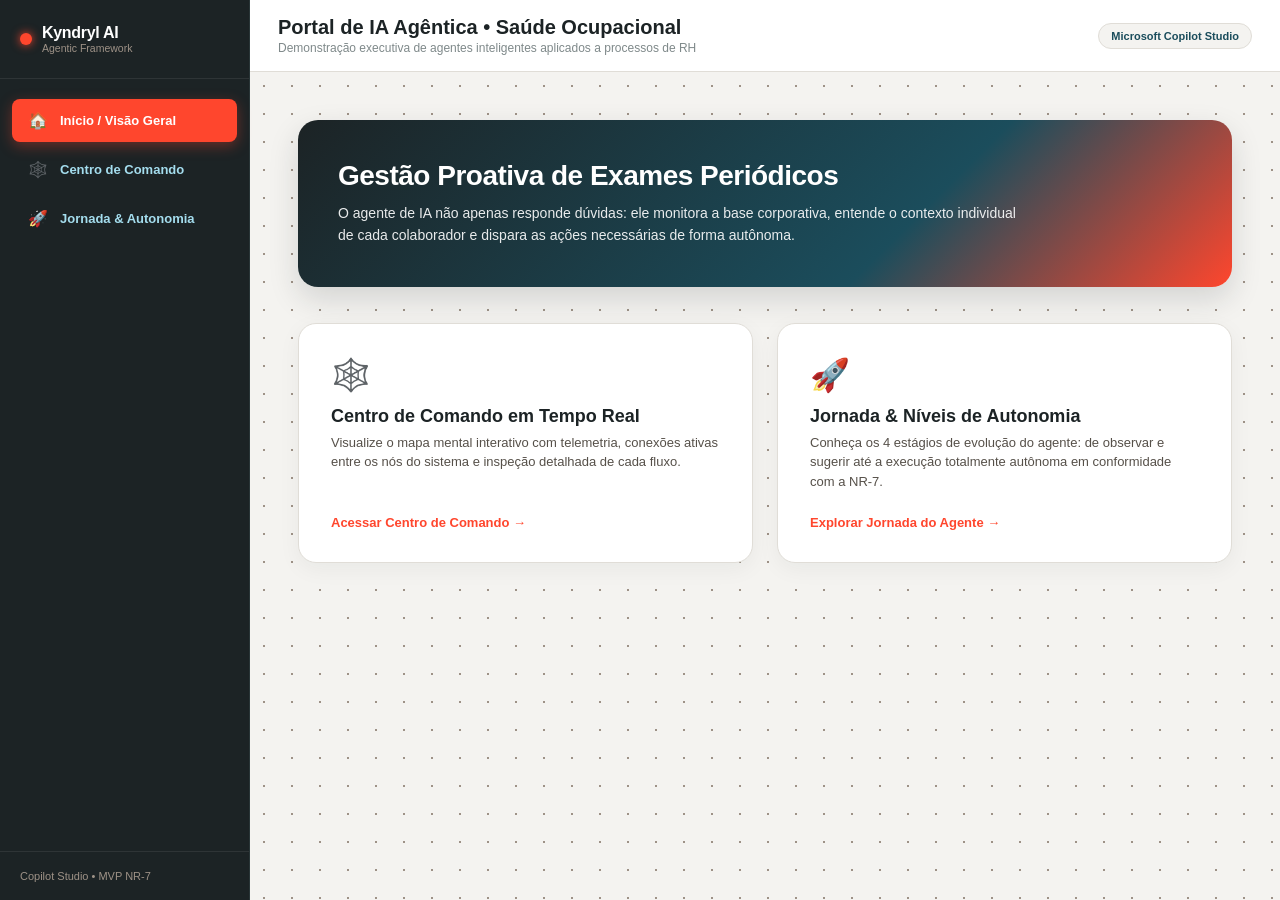
<file: index.html>
<!DOCTYPE html>
<html lang="pt-BR">
<head>
  <meta charset="UTF-8">
  <meta name="viewport" content="width=device-width, initial-scale=1.0">
  <title>Kyndryl Agentic AI • Portal</title>
  <link rel="stylesheet" href="css/variables.css">
  <link rel="stylesheet" href="css/layout.css">
  <style>
    .home-content {
      flex: 1;
      background-color: var(--kyn-sand-bg);
      background-image: radial-gradient(var(--kyn-sand-gray) 1.2px, transparent 1.2px);
      background-size: 28px 28px;
      padding: 48px;
      overflow-y: auto;
    }

    .hero-banner {
      background: linear-gradient(135deg, var(--kyn-dark) 0%, var(--kyn-teal-deep) 65%, var(--kyn-red) 100%);
      color: white;
      padding: 40px;
      border-radius: 20px;
      box-shadow: 0 12px 30px rgba(28, 35, 37, 0.15);
      margin-bottom: 36px;
    }

    .hero-banner h1 { font-size: 28px; font-weight: 800; letter-spacing: -0.5px; }
    .hero-banner p { font-size: 14px; opacity: 0.9; margin-top: 10px; max-width: 680px; line-height: 1.6; }

    .hub-grid {
      display: grid;
      grid-template-columns: 1fr 1fr;
      gap: 24px;
    }

    .hub-card {
      background: white;
      border: 1px solid var(--kyn-border);
      border-radius: 18px;
      padding: 32px;
      text-decoration: none;
      color: inherit;
      box-shadow: 0 6px 22px rgba(28, 35, 37, 0.05);
      transition: transform 0.2s, box-shadow 0.2s, border-color 0.2s;
      display: flex;
      flex-direction: column;
      justify-content: space-between;
      height: 240px;
    }

    .hub-card:hover {
      transform: translateY(-5px);
      box-shadow: 0 16px 36px rgba(28, 35, 37, 0.12);
      border-color: var(--kyn-red);
    }

    .hub-card-icon { font-size: 32px; margin-bottom: 12px; }
    .hub-card h3 { font-size: 18px; font-weight: 700; color: var(--kyn-dark); }
    .hub-card p { font-size: 13px; color: var(--kyn-gray-dark); margin-top: 6px; line-height: 1.5; }
    .hub-link-action { font-size: 13px; font-weight: 700; color: var(--kyn-red); margin-top: 16px; }
  </style>
</head>
<body>

  <!-- Menu Lateral Global -->
  <aside class="global-sidebar">
    <div>
      <div class="sidebar-header">
        <div class="brand-logo">
          <div class="dot"></div>
          <div>
            <h2>Kyndryl AI</h2>
            <span>Agentic Framework</span>
          </div>
        </div>
      </div>
      <nav class="sidebar-nav">
        <a href="index.html" class="nav-link active">
          <span class="nav-icon">🏠</span> Início / Visão Geral
        </a>
        <a href="command-center.html" class="nav-link">
          <span class="nav-icon">🕸️</span> Centro de Comando
        </a>
        <a href="agent-journey.html" class="nav-link">
          <span class="nav-icon">🚀</span> Jornada & Autonomia
        </a>
      </nav>
    </div>
    <div class="sidebar-footer">
      <span>Copilot Studio • MVP NR-7</span>
    </div>
  </aside>

  <!-- Conteúdo Principal -->
  <div class="main-wrapper">
    <header class="page-header">
      <div>
        <h1>Portal de IA Agêntica • Saúde Ocupacional</h1>
        <p>Demonstração executiva de agentes inteligentes aplicados a processos de RH</p>
      </div>
      <span class="badge-tag">Microsoft Copilot Studio</span>
    </header>

    <main class="home-content">
      <div class="hero-banner">
        <h1>Gestão Proativa de Exames Periódicos</h1>
        <p>O agente de IA não apenas responde dúvidas: ele monitora a base corporativa, entende o contexto individual de cada colaborador e dispara as ações necessárias de forma autônoma.</p>
      </div>

      <div class="hub-grid">
        <a href="command-center.html" class="hub-card">
          <div>
            <div class="hub-card-icon">🕸️</div>
            <h3>Centro de Comando em Tempo Real</h3>
            <p>Visualize o mapa mental interativo com telemetria, conexões ativas entre os nós do sistema e inspeção detalhada de cada fluxo.</p>
          </div>
          <div class="hub-link-action">Acessar Centro de Comando →</div>
        </a>

        <a href="agent-journey.html" class="hub-card">
          <div>
            <div class="hub-card-icon">🚀</div>
            <h3>Jornada & Níveis de Autonomia</h3>
            <p>Conheça os 4 estágios de evolução do agente: de observar e sugerir até a execução totalmente autônoma em conformidade com a NR-7.</p>
          </div>
          <div class="hub-link-action">Explorar Jornada do Agente →</div>
        </a>
      </div>
    </main>
  </div>

  <script src="js/navigation.js"></script>
</body>
</html>
</file>
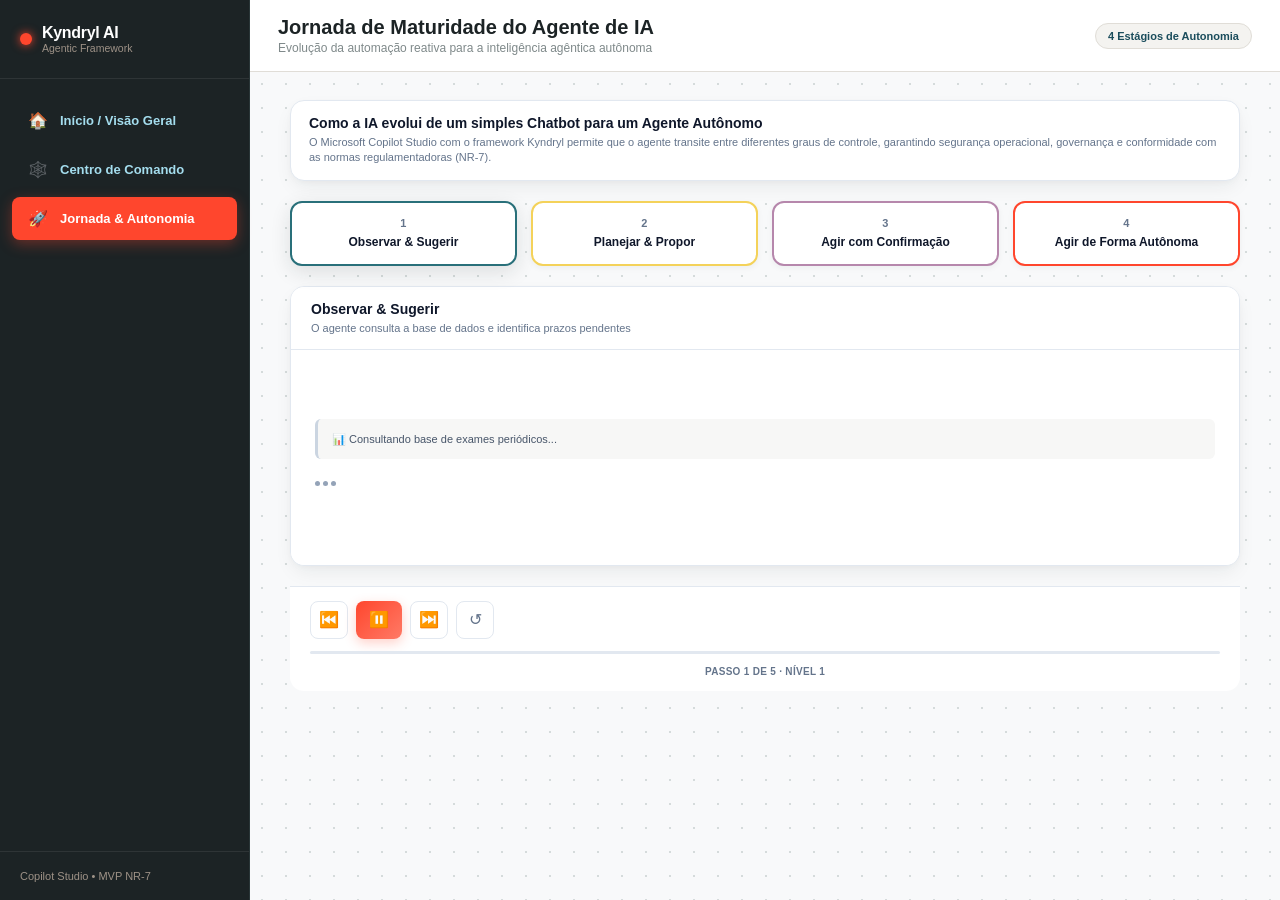
<file: agent-journey.html>
<!DOCTYPE html>
<html lang="pt-BR">
<head>
  <meta charset="UTF-8">
  <meta name="viewport" content="width=device-width, initial-scale=1.0">
  <title>Kyndryl Agentic AI • Jornada do Agente</title>
  <link rel="stylesheet" href="css/variables.css">
  <link rel="stylesheet" href="css/layout.css">
  <link rel="stylesheet" href="css/journey.css">
</head>
<body>

  <!-- Menu Lateral Global -->
  <aside class="global-sidebar">
    <div>
      <div class="sidebar-header">
        <div class="brand-logo">
          <div class="dot"></div>
          <div>
            <h2>Kyndryl AI</h2>
            <span>Agentic Framework</span>
          </div>
        </div>
      </div>
      <nav class="sidebar-nav">
        <a href="index.html" class="nav-link">
          <span class="nav-icon">🏠</span> Início / Visão Geral
        </a>
        <a href="command-center.html" class="nav-link">
          <span class="nav-icon">🕸️</span> Centro de Comando
        </a>
        <a href="agent-journey.html" class="nav-link active">
          <span class="nav-icon">🚀</span> Jornada & Autonomia
        </a>
      </nav>
    </div>
    <div class="sidebar-footer">
      <span>Copilot Studio • MVP NR-7</span>
    </div>
  </aside>

  <div class="main-wrapper">
    <header class="page-header">
      <div>
        <h1>Jornada de Maturidade do Agente de IA</h1>
        <p>Evolução da automação reativa para a inteligência agêntica autônoma</p>
      </div>
      <span class="badge-tag">4 Estágios de Autonomia</span>
    </header>

    <main class="journey-container">
      <div class="journey-intro">
        <h2>Como a IA evolui de um simples Chatbot para um Agente Autônomo</h2>
        <p>O Microsoft Copilot Studio com o framework Kyndryl permite que o agente transite entre diferentes graus de controle, garantindo segurança operacional, governança e conformidade com as normas regulamentadoras (NR-7).</p>
      </div>

      <!-- PLAYER INTERATIVO -->
      <div class="journey-player">
        <!-- Timeline dos 4 Estágios -->
        <div class="journey-timeline" id="journeyTimeline"></div>

        <!-- Tela do Player -->
        <div class="journey-screen">
          <div class="journey-screen-header">
            <div>
              <h3 id="journeyScreenTitle">Observar & Sugerir</h3>
              <p id="journeyScreenDesc">O agente consulta a base de dados e identifica prazos pendentes</p>
            </div>
          </div>
          <div class="journey-log" id="journeyLog"></div>
        </div>

        <!-- Controles -->
        <div class="journey-controls">
          <div class="journey-control-buttons">
            <button id="journeyPrevBtn" class="journey-btn" title="Estágio anterior">⏮️</button>
            <button id="journeyPlayBtn" class="journey-btn play-btn" title="Reproduzir">▶️</button>
            <button id="journeyNextBtn" class="journey-btn" title="Próximo estágio">⏭️</button>
            <button id="journeyRestartBtn" class="journey-btn" title="Reiniciar">↺</button>
          </div>

          <div class="journey-progress">
            <div class="journey-progress-bar"></div>
          </div>

          <span id="journeyStepLabel" class="journey-step-label">Passo 1 de 5 · Nível 1</span>
        </div>
      </div>
    </main>
  </div>

  <script src="js/navigation.js"></script>
  <script src="js/journey-player.js"></script>
</body>
</html>
</file>
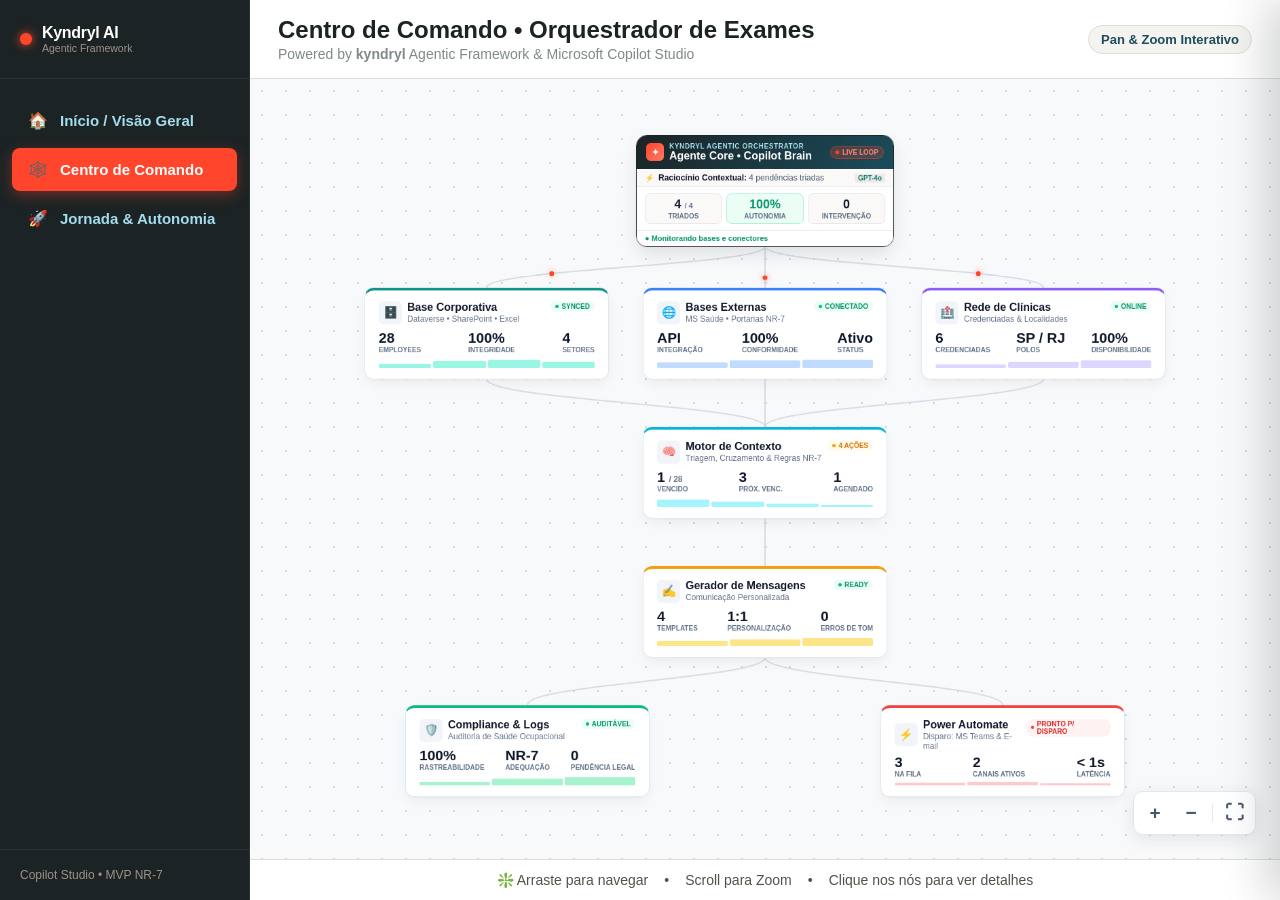
<file: command-center.html>
<!DOCTYPE html>
<html lang="pt-BR">
<head>
  <meta charset="UTF-8">
  <meta name="viewport" content="width=device-width, initial-scale=1.0">
  <title>Kyndryl Agentic AI • Command Centre</title>

  <link rel="stylesheet" href="css/agent-chat.css">
  <link rel="stylesheet" href="css/variables.css">
  <link rel="stylesheet" href="css/layout.css">
  <link rel="stylesheet" href="css/command-center.css">
  <link rel="stylesheet" href="css/drawer.css">
</head>
<body>

  <!-- Menu Lateral Global -->
  <aside class="global-sidebar">
    <div>
      <div class="sidebar-header">
        <div class="brand-logo">
          <div class="dot"></div>
          <div>
            <h2>Kyndryl AI</h2>
            <span>Agentic Framework</span>
          </div>
        </div>
      </div>
      <nav class="sidebar-nav">
        <a href="index.html" class="nav-link">
          <span class="nav-icon">🏠</span> Início / Visão Geral
        </a>
        <a href="command-center.html" class="nav-link active">
          <span class="nav-icon">🕸️</span> Centro de Comando
        </a>
        <a href="agent-journey.html" class="nav-link">
          <span class="nav-icon">🚀</span> Jornada & Autonomia
        </a>
      </nav>
    </div>
    <div class="sidebar-footer">
      <span>Copilot Studio • MVP NR-7</span>
    </div>
  </aside>

  <!-- Conteúdo Principal -->
  <div class="main-wrapper">
    <header class="page-header">
      <div>
        <h1>Centro de Comando • Orquestrador de Exames</h1>
        <p>Powered by <strong>kyndryl</strong> Agentic Framework & Microsoft Copilot Studio</p>
      </div>
      <span class="badge-tag">Pan & Zoom Interativo</span>
    </header>

    <!-- Canvas Viewport -->
    <main class="canvas-viewport" id="viewport">
      <div class="canvas-world" id="canvasWorld">
        <svg class="connection-layer" id="svgConnections"></svg>

        <div class="nodes-layer">

          <!-- ==========================================
               NÍVEL 1: AGENTE CORE
          =========================================== -->
          <div class="card card-center pos-core border-purple theme-purple" id="node-core" onclick="handleCardClick('copilotAgent')">
            <div class="center-header">
              <div class="center-title-group">
                <div class="agent-avatar"><span class="avatar-spark">✦</span></div>
                <div>
                  <span class="center-tag">Kyndryl Agentic Orchestrator</span>
                  <h2>Agente Core • Copilot Brain</h2>
                </div>
              </div>
              <span class="badge-live-pulse"><span class="pulse-dot"></span>LIVE LOOP</span>
            </div>

            <div class="agent-status-bar">
              <span class="status-indicator">⚡</span>
              <span class="status-text"><strong>Raciocínio Contextual:</strong> 4 pendências triadas</span>
              <span class="status-chip">GPT-4o</span>
            </div>

            <div class="center-metrics-grid">
              <div class="center-metric-box">
                <div class="c-val">4 <span>/ 4</span></div>
                <div class="c-lbl">Triados</div>
              </div>
              <div class="center-metric-box highlight">
                <div class="c-val">100%</div>
                <div class="c-lbl">Autonomia</div>
              </div>
              <div class="center-metric-box">
                <div class="c-val">0</div>
                <div class="c-lbl">Intervenção</div>
              </div>
            </div>

            <div class="center-footer">
              <span class="footer-state">● Monitorando bases e conectores</span>
            </div>
          </div>

          <!-- ==========================================
               NÍVEL 2: FONTES DE DADOS E CONECTORES
          =========================================== -->
          <!-- 2.1 Base Corporativa -->
          <div class="card border-teal theme-teal" id="node-corporate-db" onclick="handleCardClick('database')">
            <div class="card-head">
              <div class="card-title-group">
                <div class="icon-box">🗄️</div>
                <div>
                  <h4>Base Corporativa</h4>
                  <p>Dataverse • SharePoint • Excel</p>
                </div>
              </div>
              <span class="badge badge-healthy"><span class="badge-dot"></span>Synced</span>
            </div>
            <div class="metrics">
              <div class="metric-item"><div class="metric-val">28</div><div class="metric-label">Employees</div></div>
              <div class="metric-item"><div class="metric-val">100%</div><div class="metric-label">Integridade</div></div>
              <div class="metric-item"><div class="metric-val">4</div><div class="metric-label">Setores</div></div>
            </div>
            <div class="mini-chart">
              <div class="bar" style="height: 50%;"></div>
              <div class="bar" style="height: 80%;"></div>
              <div class="bar" style="height: 100%;"></div>
              <div class="bar" style="height: 70%;"></div>
            </div>
          </div>

          <!-- 2.2 Bases Externas -->
          <div class="card border-blue theme-blue" id="node-external-ms" onclick="handleCardClick('externalBases')">
            <div class="card-head">
              <div class="card-title-group">
                <div class="icon-box">🌐</div>
                <div>
                  <h4>Bases Externas</h4>
                  <p>MS Saúde • Portarias NR-7</p>
                </div>
              </div>
              <span class="badge badge-healthy"><span class="badge-dot"></span>Conectado</span>
            </div>
            <div class="metrics">
              <div class="metric-item"><div class="metric-val">API</div><div class="metric-label">Integração</div></div>
              <div class="metric-item"><div class="metric-val">100%</div><div class="metric-label">Conformidade</div></div>
              <div class="metric-item"><div class="metric-val">Ativo</div><div class="metric-label">Status</div></div>
            </div>
            <div class="mini-chart">
              <div class="bar" style="height: 60%;"></div>
              <div class="bar" style="height: 85%;"></div>
              <div class="bar" style="height: 95%;"></div>
            </div>
          </div>

          <!-- 2.3 Rede de Clínicas -->
          <div class="card border-purple theme-purple" id="node-clinics" onclick="handleCardClick('clinics')">
            <div class="card-head">
              <div class="card-title-group">
                <div class="icon-box">🏥</div>
                <div>
                  <h4>Rede de Clínicas</h4>
                  <p>Credenciadas & Localidades</p>
                </div>
              </div>
              <span class="badge badge-healthy"><span class="badge-dot"></span>Online</span>
            </div>
            <div class="metrics">
              <div class="metric-item"><div class="metric-val">6</div><div class="metric-label">Credenciadas</div></div>
              <div class="metric-item"><div class="metric-val">SP / RJ</div><div class="metric-label">Polos</div></div>
              <div class="metric-item"><div class="metric-val">100%</div><div class="metric-label">Disponibilidade</div></div>
            </div>
            <div class="mini-chart">
              <div class="bar" style="height: 40%;"></div>
              <div class="bar" style="height: 70%;"></div>
              <div class="bar" style="height: 90%;"></div>
            </div>
          </div>

          <!-- ==========================================
               NÍVEL 3: PROCESSAMENTO CENTRAL
          =========================================== -->
          <!-- Motor de Contexto -->
          <div class="card border-aqua theme-aqua" id="node-context-engine" onclick="handleCardClick('triage')">
            <div class="card-head">
              <div class="card-title-group">
                <div class="icon-box">🧠</div>
                <div>
                  <h4>Motor de Contexto</h4>
                  <p>Triagem, Cruzamento & Regras NR-7</p>
                </div>
              </div>
              <span class="badge badge-watch"><span class="badge-dot"></span>4 Ações</span>
            </div>
            <div class="metrics">
              <div class="metric-item"><div class="metric-val">1 <span>/ 28</span></div><div class="metric-label">Vencido</div></div>
              <div class="metric-item"><div class="metric-val">3</div><div class="metric-label">Próx. Venc.</div></div>
              <div class="metric-item"><div class="metric-val">1</div><div class="metric-label">Agendado</div></div>
            </div>
            <div class="mini-chart">
              <div class="bar" style="height: 90%;"></div>
              <div class="bar" style="height: 60%;"></div>
              <div class="bar" style="height: 40%;"></div>
              <div class="bar" style="height: 20%;"></div>
            </div>
          </div>

          <!-- ==========================================
               NÍVEL 4: COMUNICAÇÃO
          =========================================== -->
          <!-- Gerador de Mensagens -->
          <div class="card border-amber theme-amber" id="node-msg-gen" onclick="handleCardClick('promptEngine')">
            <div class="card-head">
              <div class="card-title-group">
                <div class="icon-box">✍️</div>
                <div>
                  <h4>Gerador de Mensagens</h4>
                  <p>Comunicação Personalizada</p>
                </div>
              </div>
              <span class="badge badge-healthy"><span class="badge-dot"></span>Ready</span>
            </div>
            <div class="metrics">
              <div class="metric-item"><div class="metric-val">4</div><div class="metric-label">Templates</div></div>
              <div class="metric-item"><div class="metric-val">1:1</div><div class="metric-label">Personalização</div></div>
              <div class="metric-item"><div class="metric-val">0</div><div class="metric-label">Erros de Tom</div></div>
            </div>
            <div class="mini-chart">
              <div class="bar" style="height: 60%;"></div>
              <div class="bar" style="height: 80%;"></div>
              <div class="bar" style="height: 100%;"></div>
            </div>
          </div>

          <!-- ==========================================
               NÍVEL 5: EXECUÇÃO & AUDITORIA
          =========================================== -->
          <!-- 5.1 Compliance & Logs -->
          <div class="card border-green theme-green" id="node-compliance" onclick="handleCardClick('compliance')">
            <div class="card-head">
              <div class="card-title-group">
                <div class="icon-box">🛡️</div>
                <div>
                  <h4>Compliance & Logs</h4>
                  <p>Auditoria de Saúde Ocupacional</p>
                </div>
              </div>
              <span class="badge badge-healthy"><span class="badge-dot"></span>Auditável</span>
            </div>
            <div class="metrics">
              <div class="metric-item"><div class="metric-val">100%</div><div class="metric-label">Rastreabilidade</div></div>
              <div class="metric-item"><div class="metric-val">NR-7</div><div class="metric-label">Adequação</div></div>
              <div class="metric-item"><div class="metric-val">0</div><div class="metric-label">Pendência Legal</div></div>
            </div>
            <div class="mini-chart">
              <div class="bar" style="height: 40%;"></div>
              <div class="bar" style="height: 80%;"></div>
              <div class="bar" style="height: 100%;"></div>
            </div>
          </div>

          <!-- 5.2 Disparador Multicanal -->
          <div class="card border-red theme-red" id="node-dispatch" onclick="handleCardClick('dispatch')">
            <div class="card-head">
              <div class="card-title-group">
                <div class="icon-box">⚡</div>
                <div>
                  <h4>Power Automate</h4>
                  <p>Disparo: MS Teams & E-mail</p>
                </div>
              </div>
              <span class="badge badge-action"><span class="badge-dot"></span>Pronto p/ Disparo</span>
            </div>
            <div class="metrics">
              <div class="metric-item"><div class="metric-val">3</div><div class="metric-label">Na Fila</div></div>
              <div class="metric-item"><div class="metric-val">2</div><div class="metric-label">Canais Ativos</div></div>
              <div class="metric-item"><div class="metric-val">&lt; 1s</div><div class="metric-label">Latência</div></div>
            </div>
            <div class="mini-chart">
              <div class="bar" style="height: 70%;"></div>
              <div class="bar" style="height: 90%;"></div>
              <div class="bar" style="height: 60%;"></div>
            </div>
          </div>

        </div> <!-- /nodes-layer -->
      </div> <!-- /canvasWorld -->

      <!-- Controles Flutuantes -->
      <div class="canvas-controls">
        <button class="btn-ctrl" onclick="zoomIn()" title="Aproximar (+)">+</button>
        <button class="btn-ctrl" onclick="zoomOut()" title="Afastar (-)">−</button>
        <div class="ctrl-divider"></div>
        <button class="btn-ctrl" onclick="fitView()" title="Ajustar à Tela">⛶</button>
      </div>
    </main>

    <!-- Rodapé -->
    <footer style="padding: 12px 28px; background: white; border-top: 1px solid var(--kyn-border); font-size: 12px; color: var(--kyn-gray-dark); display: flex; justify-content: center; gap: 16px; z-index: 20;">
      <span>❇️ Arraste para navegar</span>
      <span>•</span>
      <span>Scroll para Zoom</span>
      <span>•</span>
      <span>Clique nos nós para ver detalhes</span>
    </footer>
  </div>

  <!-- Drawer Lateral -->
  <div class="drawer-overlay" id="drawerOverlay" onclick="closeDrawer()"></div>
  <aside class="drawer" id="sideDrawer">
    <div class="drawer-header">
      <div class="drawer-title-group">
        <span class="drawer-dot" id="drawerDot"></span>
        <div>
          <h2 id="drawerTitle">Módulo do Agente</h2>
          <p id="drawerSummary">Status e Ações</p>
        </div>
      </div>
      <button class="btn-close" onclick="closeDrawer()" title="Fechar (ESC)">✕</button>
    </div>
    <div class="drawer-subheader">
      <span class="owner-badge" id="drawerOwner">Orquestrado por Kyndryl Agentic AI</span>
    </div>
    <div class="drawer-body" id="drawerActionsList"></div>
    <div class="drawer-footer">
      <button class="btn-composer" onclick="openAgentChat()">
        <span>✦</span> Conversar com o AI Agent
      </button>
    </div>
  </aside>

  <!-- AI AGENT CHAT -->
  <div class="agent-chat-overlay" id="agentChatOverlay" onclick="closeAgentChat()"></div>
  <aside class="agent-chat" id="agentChat">
    <div class="agent-chat-header">
      <div class="agent-chat-title">
        <div class="agent-chat-avatar">✦</div>
        <div>
          <span class="agent-chat-label">Kyndryl Agentic AI</span>
          <h2>Health AI Agent</h2>
          <span class="agent-chat-status">
            <span class="agent-online-dot"></span>
            Online • Connected to employee data
          </span>
        </div>
      </div>
      <button class="agent-chat-close" onclick="closeAgentChat()" title="Fechar">✕</button>
    </div>

    <div class="agent-chat-messages" id="agentChatMessages">
      <div class="agent-message agent">
        <div class="message-avatar">✦</div>
        <div class="message-content">
          <div class="message-author">AI Agent</div>
          <div class="message-bubble">
            Olá! 👋 Estou conectado à base de funcionários.
            Posso consultar exames vencidos, próximos vencimentos e informações de colaboradores.
            Como posso ajudar?
          </div>
        </div>
      </div>
    </div>

    <div class="agent-chat-suggestions">
      <button onclick="sendSuggestedQuestion('Quem está com exame vencido?')">Exames vencidos</button>
      <button onclick="sendSuggestedQuestion('Quem precisa fazer exame nos próximos 30 dias?')">Próximos 30 dias</button>
      <button onclick="sendSuggestedQuestion('Faça um resumo da situação dos exames')">Resumo geral</button>
    </div>

    <div class="agent-chat-input-area">
      <textarea id="agentChatInput" placeholder="Pergunte sobre os exames periódicos..." rows="1" onkeydown="handleAgentInput(event)"></textarea>
      <button class="agent-send-button" id="agentSendButton" onclick="sendAgentMessage()">➤</button>
    </div>
  </aside>

  <!-- Scripts -->
  <script src="js/data.js"></script>
  <script src="js/drawer.js"></script>
  <script src="js/command-center.js"></script>
  <script src="js/navigation.js"></script>
  <script src="js/agent-chat.js"></script>
</body>
</body>
</html>
</file>
<file: css/variables.css>
/* ========================================================
   PALETA OFICIAL KYNDRYL & TOKENS GLOBAIS
======================================================== */
:root {
  --kyn-red: #FF462D;
  --kyn-red-light: #FEECEB;
  --kyn-red-dark: #BB4A4A;
  
  --kyn-teal: #29707A;
  --kyn-teal-deep: #1B4D5C;
  --kyn-aqua: #4AC5BB;
  --kyn-aqua-light: #E4F4F1;
  
  --kyn-green: #187E3F;
  --kyn-green-bright: #4CDD84;
  --kyn-green-light: #E8F8F0;
  
  --kyn-amber: #F4D25A;
  --kyn-amber-dark: #B59525;
  --kyn-amber-light: #FEF9E7;
  
  --kyn-purple: #B687AC;
  --kyn-purple-deep: #7B4F71;
  
  --kyn-dark: #1C2325;
  --kyn-charcoal: #293537;
  --kyn-gray-dark: #565049;
  --kyn-gray-medium: #7F898A;
  --kyn-sand-gray: #9E9287;
  --kyn-sand-bg: #F4F3F0;
  --kyn-border: #E0DDD7;
  
  --bg-white: #ffffff;
  --sidebar-width: 250px;
  --font-family: Arial, -apple-system, BlinkMacSystemFont, "Segoe UI", sans-serif;
}
</file>
<file: css/layout.css>
* {
  box-sizing: border-box;
  margin: 0;
  padding: 0;
  font-family: var(--font-family);
}

body {
  background-color: var(--bg-white);
  color: var(--kyn-dark);
  height: 100vh;
  display: flex;
  overflow: hidden;
}

.global-sidebar {
  width: var(--sidebar-width);
  height: 100vh;
  background-color: var(--kyn-dark);
  color: white;
  display: flex;
  flex-direction: column;
  justify-content: space-between;
  border-right: 1px solid var(--kyn-charcoal);
  z-index: 50;
  flex-shrink: 0;
}

.sidebar-header {
  padding: 24px 20px;
  border-bottom: 1px solid rgba(255, 255, 255, 0.08);
}

.brand-logo {
  display: flex;
  align-items: center;
  gap: 10px;
}

.brand-logo .dot {
  width: 12px;
  height: 12px;
  border-radius: 50%;
  background: var(--kyn-red);
  box-shadow: 0 0 10px var(--kyn-red);
}

.brand-logo h2 {
  font-size: 16px;
  font-weight: 700;
  letter-spacing: -0.3px;
  color: #ffffff;
}

.brand-logo span {
  font-size: 10.5px;
  color: var(--kyn-sand-gray);
  display: block;
}

.sidebar-nav {
  padding: 20px 12px;
  display: flex;
  flex-direction: column;
  gap: 6px;
  flex: 1;
}

.nav-link {
  display: flex;
  align-items: center;
  gap: 12px;
  padding: 12px 16px;
  color: #A4DDEE;
  text-decoration: none;
  font-size: 13px;
  font-weight: 600;
  border-radius: 8px;
  transition: background 0.2s, color 0.2s;
}

.nav-link:hover {
  background: rgba(255, 255, 255, 0.07);
  color: #ffffff;
}

.nav-link.active {
  background: var(--kyn-red);
  color: white;
  box-shadow: 0 4px 14px rgba(255, 70, 45, 0.35);
}

.nav-icon {
  font-size: 16px;
}

.sidebar-footer {
  padding: 18px 20px;
  border-top: 1px solid rgba(255, 255, 255, 0.08);
  font-size: 11px;
  color: var(--kyn-sand-gray);
}

.main-wrapper {
  flex: 1;
  display: flex;
  flex-direction: column;
  height: 100vh;
  overflow: hidden;
  position: relative;
}

.page-header {
  background: var(--bg-white);
  border-bottom: 1px solid var(--kyn-border);
  padding: 16px 28px;
  display: flex;
  justify-content: space-between;
  align-items: center;
  z-index: 20;
}

.page-header h1 {
  font-size: 20px;
  font-weight: 700;
  color: var(--kyn-dark);
}

.page-header p {
  font-size: 12px;
  color: var(--kyn-gray-medium);
  margin-top: 2px;
}

.badge-tag {
  background: var(--kyn-sand-bg);
  border: 1px solid var(--kyn-border);
  padding: 6px 12px;
  border-radius: 20px;
  font-size: 11px;
  font-weight: 700;
  color: var(--kyn-teal-deep);
}
</file>
<file: css/journey.css>
.journey-container {
  flex: 1;
  background-color: #F8F9FA;
  background-image: radial-gradient(#D5DBDB 1.3px, transparent 1.3px);
  background-size: 24px 24px;
  overflow-y: auto;
  padding: 28px 40px;
  display: flex;
  flex-direction: column;
  gap: 20px;
}

.journey-intro {
  background: white;
  padding: 14px 18px;
  border-radius: 14px;
  border: 1px solid #E2E8F0;
  box-shadow: 0 8px 20px -4px rgba(28, 35, 37, 0.08), 0 2px 6px -1px rgba(28, 35, 37, 0.03);
}

.journey-intro h2 {
  font-size: 14px;
  font-weight: 700;
  color: #0F172A;
  margin: 0;
}

.journey-intro p {
  font-size: 11px;
  color: #64748B;
  margin: 4px 0 0 0;
  line-height: 1.4;
}

/* =========================================================
   PLAYER INTERATIVO
========================================================= */

.journey-player {
  display: flex;
  flex-direction: column;
  gap: 20px;
}

/* Timeline dos Estágios */
.journey-timeline {
  display: grid;
  grid-template-columns: repeat(4, 1fr);
  gap: 14px;
}

.journey-timeline-segment {
  border: 2px solid #E2E8F0;
  background: #FFFFFF;
  border-radius: 12px;
  padding: 14px 12px;
  cursor: pointer;
  transition: all 0.25s ease;
  position: relative;
  display: flex;
  flex-direction: column;
  gap: 6px;
  align-items: center;
  text-align: center;
  font-family: inherit;
  box-shadow: 0 2px 6px rgba(28, 35, 37, 0.05);
}

.journey-timeline-segment:hover {
  box-shadow: 0 8px 18px rgba(28, 35, 37, 0.1);
  transform: translateY(-2px);
  border-color: #94A3B8;
}

.journey-timeline-segment.active {
  background: #FFFFFF;
  border-color: currentColor;
  border-width: 2.5px;
  box-shadow: 0 6px 20px rgba(28, 35, 37, 0.12);
}

.journey-timeline-segment.completed::before {
  content: '✓';
  position: absolute;
  top: 4px;
  right: 6px;
  color: #10B981;
  font-size: 12px;
  font-weight: bold;
}

.segment-number {
  font-size: 11px;
  font-weight: 800;
  color: #64748B;
  text-transform: uppercase;
  letter-spacing: 0.4px;
}

.segment-title {
  font-size: 12px;
  font-weight: 600;
  color: #0F172A;
  line-height: 1.25;
}

/* Tela do Player */
.journey-screen {
  background: #FFFFFF;
  border: 1px solid #E2E8F0;
  border-radius: 14px;
  padding: 0;
  overflow: hidden;
  box-shadow: 0 8px 20px -4px rgba(28, 35, 37, 0.08), 0 2px 6px -1px rgba(28, 35, 37, 0.03);
  flex: 1;
  display: flex;
  flex-direction: column;
  min-height: 280px;
}

.journey-screen-header {
  padding: 14px 20px;
  border-bottom: 1px solid #E2E8F0;
  background: #FFFFFF;
}

.journey-screen-header h3 {
  font-size: 14px;
  font-weight: 700;
  color: #0F172A;
  margin: 0 0 4px;
}

.journey-screen-header p {
  font-size: 11px;
  color: #64748B;
  margin: 0;
  line-height: 1.3;
}

.journey-log {
  flex: 1;
  overflow: hidden;
  padding: 40px 24px;
  display: flex;
  flex-direction: column;
  gap: 12px;
  background: #FFFFFF;
  justify-content: center;
  align-items: stretch;
}

/* Log Entries */
.journey-log-entry {
  padding: 12px 14px;
  background: #F7F7F6;
  border-left: 3px solid #CBD5E1;
  border-radius: 6px;
  font-size: 11px;
  color: #475569;
  line-height: 1.5;
  transition: all 0.5s ease;
  opacity: 1;
  transform: translateY(0);
}

.journey-log-entry:last-child {
  background: #FEF2F2;
  border-left: 3px solid #FF462D;
  box-shadow: 0 4px 14px rgba(255, 70, 45, 0.12);
  color: #0F172A;
  scale: 1.01;
}

/* Agent Messages */
.journey-agent-message {
  display: flex;
  gap: 8px;
  align-items: flex-start;
  transition: all 0.5s ease;
  opacity: 1;
  transform: translateY(0);
}

.journey-agent-message:last-child {
  scale: 1.01;
}

.journey-agent-message:last-child .journey-message-bubble {
  box-shadow: 0 4px 14px rgba(255, 70, 45, 0.12);
  border: 1.5px solid #FF462D;
  background: #FFFBF9;
}

.journey-message-avatar {
  width: 28px;
  height: 28px;
  border-radius: 6px;
  background: #1C2325;
  color: white;
  display: flex;
  align-items: center;
  justify-content: center;
  font-size: 12px;
  flex-shrink: 0;
}

.journey-message-content {
  display: flex;
  flex-direction: column;
  gap: 3px;
  flex: 1;
}

.journey-message-author {
  font-size: 9px;
  font-weight: 700;
  color: #64748B;
  text-transform: uppercase;
  letter-spacing: 0.2px;
}

.journey-message-bubble {
  background: #FFFFFF;
  border: 1px solid #E2E8F0;
  padding: 10px 12px;
  border-radius: 8px;
  font-size: 11px;
  color: #0F172A;
  line-height: 1.5;
  white-space: pre-wrap;
  word-wrap: break-word;
}

/* Thinking Indicator */
.journey-thinking-wrapper {
  opacity: 0.85;
}

.journey-thinking-indicator {
  display: flex;
  gap: 4px;
  padding: 8px 10px;
  background: #F7F7F6;
  border-radius: 8px;
}

.journey-thinking-indicator span {
  width: 4px;
  height: 4px;
  background: #94A3B8;
  border-radius: 50%;
  animation: thinkingAnimation 1.2s infinite ease-in-out;
}

.journey-thinking-indicator span:nth-child(2) {
  animation-delay: 0.15s;
}

.journey-thinking-indicator span:nth-child(3) {
  animation-delay: 0.3s;
}

@keyframes thinkingAnimation {
  0%, 80%, 100% {
    transform: translateY(0);
    opacity: 0.4;
  }
  40% {
    transform: translateY(-5px);
    opacity: 1;
  }
}

/* Human Action */
.journey-human-action {
  align-self: flex-end;
  background: #ECFDF5;
  border: 1px solid #A7F3D0;
  color: #059669;
  padding: 10px 14px;
  border-radius: 8px;
  font-size: 11px;
  font-weight: 600;
  margin: 4px 0;
  transition: all 0.5s ease;
  opacity: 1;
  transform: translateY(0);
}

.journey-human-action:last-child {
  background: #D5F5EB;
  border: 1.5px solid #10B981;
  box-shadow: 0 4px 12px rgba(16, 185, 129, 0.15);
  scale: 1.02;
  font-weight: 700;
}

/* Controls */
.journey-controls {
  display: flex;
  flex-direction: column;
  gap: 12px;
  padding: 14px 20px;
  background: #FFFFFF;
  border-top: 1px solid #E2E8F0;
  border-radius: 0 0 14px 14px;
}

.journey-control-buttons {
  display: flex;
  gap: 8px;
  align-items: center;
}

.journey-btn {
  width: 38px;
  height: 38px;
  border: 1px solid #E2E8F0;
  background: #FFFFFF;
  border-radius: 8px;
  cursor: pointer;
  font-size: 16px;
  transition: all 0.2s;
  display: flex;
  align-items: center;
  justify-content: center;
  flex-shrink: 0;
  color: #64748B;
}

.journey-btn:hover {
  background: #F1F5F9;
  border-color: #94A3B8;
  color: #0F172A;
  transform: translateY(-1px);
}

.journey-btn:active {
  transform: scale(0.95);
}

.journey-btn.play-btn {
  width: 46px;
  background: linear-gradient(135deg, #FF462D 0%, #FF7A66 100%);
  color: white;
  border: none;
  box-shadow: 0 4px 12px rgba(255, 70, 45, 0.25);
}

.journey-btn.play-btn:hover {
  background: linear-gradient(135deg, #E63A1F 0%, #FF6D54 100%);
  box-shadow: 0 6px 16px rgba(255, 70, 45, 0.35);
  transform: translateY(-1px);
}

.journey-progress {
  width: 100%;
  height: 3px;
  background: #E2E8F0;
  border-radius: 2px;
  overflow: hidden;
}

.journey-progress-bar {
  height: 100%;
  background: linear-gradient(90deg, #FF462D 0%, #FF7A66 100%);
  width: 0%;
  transition: width 0.3s ease;
  border-radius: 2px;
}

.journey-step-label {
  font-size: 10px;
  font-weight: 600;
  color: #64748B;
  text-align: center;
  text-transform: uppercase;
  letter-spacing: 0.3px;
}

/* Animação de entrada */
@keyframes fadeInSlide {
  from {
    opacity: 0;
    transform: translateY(8px);
  }
  to {
    opacity: 1;
    transform: translateY(0);
  }
}

/* =========================================================
   INDICADOR DE DIGITAÇÃO (COMO TEAMS/WHATSAPP)
========================================================= */

.journey-typing-indicator {
  display: flex;
  gap: 3px;
  align-items: flex-end;
  padding: 10px 0;
  opacity: 0;
  transform: translateY(8px);
}

.journey-typing-indicator span {
  width: 5px;
  height: 5px;
  background: #94A3B8;
  border-radius: 50%;
  animation: typingBounce 1.2s infinite ease-in-out;
}

.journey-typing-indicator span:nth-child(2) {
  animation-delay: 0.15s;
}

.journey-typing-indicator span:nth-child(3) {
  animation-delay: 0.3s;
}

@keyframes typingBounce {
  0%, 60%, 100% {
    transform: translateY(0);
    opacity: 0.5;
  }
  30% {
    transform: translateY(-5px);
    opacity: 1;
  }
}
</file>
<file: css/agent-chat.css>
/* =========================================================
   AI AGENT CHAT
========================================================= */

.agent-chat-overlay {
  position: fixed;
  inset: 0;
  background: rgba(28, 35, 37, 0.35);
  backdrop-filter: blur(2px);

  opacity: 0;
  visibility: hidden;

  transition: 0.25s ease;

  z-index: 1500;
}

.agent-chat-overlay.active {
  opacity: 1;
  visibility: visible;
}


/* =========================================================
   CHAT CONTAINER
========================================================= */

.agent-chat {
  position: fixed;

  top: 0;
  right: 0;

  width: 460px;
  height: 100vh;

  background: #ffffff;

  box-shadow:
    -15px 0 40px rgba(28, 35, 37, 0.18);

  z-index: 1501;

  display: flex;
  flex-direction: column;

  transform: translateX(100%);

  transition:
    transform 0.35s cubic-bezier(0.16, 1, 0.3, 1);
}

.agent-chat.open {
  transform: translateX(0);
}


/* =========================================================
   HEADER
========================================================= */

.agent-chat-header {
  padding: 20px 22px;

  background:
    linear-gradient(
      135deg,
      #1C2325 0%,
      #1B4D5C 70%,
      #293537 100%
    );

  color: white;

  display: flex;
  justify-content: space-between;
  align-items: flex-start;
}

.agent-chat-title {
  display: flex;
  gap: 12px;
  align-items: center;
}

.agent-chat-avatar {
  width: 42px;
  height: 42px;

  display: flex;
  justify-content: center;
  align-items: center;

  border-radius: 12px;

  background:
    linear-gradient(
      135deg,
      #FF462D,
      #FF806D
    );

  font-size: 20px;

  box-shadow:
    0 0 18px rgba(255, 70, 45, 0.35);
}

.agent-chat-label {
  font-size: 9px;

  text-transform: uppercase;

  letter-spacing: 1px;

  color: #A4DDEE;

  font-weight: 700;
}

.agent-chat-title h2 {
  margin: 2px 0 4px;

  font-size: 16px;
}

.agent-chat-status {
  font-size: 10px;

  color: rgba(255,255,255,0.75);

  display: flex;

  gap: 5px;

  align-items: center;
}

.agent-online-dot {
  width: 6px;
  height: 6px;

  border-radius: 50%;

  background: #4CDD84;

  box-shadow:
    0 0 8px #4CDD84;
}

.agent-chat-close {
  background: transparent;

  border: none;

  color: white;

  cursor: pointer;

  font-size: 18px;

  opacity: 0.75;
}

.agent-chat-close:hover {
  opacity: 1;
}


/* =========================================================
   MESSAGES
========================================================= */

.agent-chat-messages {
  flex: 1;

  overflow-y: auto;

  padding: 22px;

  background: #F7F6F3;

  display: flex;
  flex-direction: column;

  gap: 18px;
}

.agent-message {
  display: flex;

  gap: 9px;

  max-width: 90%;
}

.agent-message.user {
  align-self: flex-end;

  flex-direction: row-reverse;
}

.message-avatar {
  min-width: 30px;
  height: 30px;

  border-radius: 8px;

  background: #1C2325;

  color: white;

  display: flex;

  justify-content: center;
  align-items: center;

  font-size: 12px;
}

.agent-message.user .message-avatar {
  background: #FF462D;
}

.message-content {
  display: flex;

  flex-direction: column;

  gap: 4px;
}

.message-author {
  font-size: 10px;

  font-weight: 700;

  color: #7F898A;
}

.agent-message.user .message-author {
  text-align: right;
}

.message-bubble {
  background: white;

  border: 1px solid #E0DDD7;

  padding: 11px 13px;

  border-radius: 4px 14px 14px 14px;

  font-size: 12.5px;

  line-height: 1.55;

  color: #293537;

  white-space: pre-wrap;
}

.agent-message.user .message-bubble {
  background: #FF462D;

  color: white;

  border-color: #FF462D;

  border-radius: 14px 4px 14px 14px;
}


/* =========================================================
   THINKING
========================================================= */

.agent-thinking {
  display: flex;

  gap: 5px;

  padding: 7px 0;
}

.agent-thinking span {
  width: 6px;
  height: 6px;

  background: #7F898A;

  border-radius: 50%;

  animation: thinkingAnimation 1.2s infinite ease-in-out;
}

.agent-thinking span:nth-child(2) {
  animation-delay: 0.15s;
}

.agent-thinking span:nth-child(3) {
  animation-delay: 0.3s;
}

@keyframes thinkingAnimation {

  0%, 80%, 100% {
    transform: translateY(0);
    opacity: 0.4;
  }

  40% {
    transform: translateY(-5px);
    opacity: 1;
  }

}


/* =========================================================
   SUGGESTIONS
========================================================= */

.agent-chat-suggestions {
  padding: 10px 16px;

  border-top: 1px solid #E0DDD7;

  background: white;

  display: flex;

  gap: 6px;

  overflow-x: auto;
}

.agent-chat-suggestions button {
  border: 1px solid #E0DDD7;

  background: #F7F6F3;

  padding: 7px 10px;

  border-radius: 20px;

  cursor: pointer;

  white-space: nowrap;

  font-size: 10px;

  font-weight: 600;

  color: #565049;

  transition: 0.2s;
}

.agent-chat-suggestions button:hover {
  border-color: #FF462D;

  color: #FF462D;

  background: #FEECEB;
}


/* =========================================================
   INPUT
========================================================= */

.agent-chat-input-area {
  padding: 14px 16px;

  border-top: 1px solid #E0DDD7;

  background: white;

  display: flex;

  gap: 9px;

  align-items: flex-end;
}

.agent-chat-input-area textarea {
  flex: 1;

  resize: none;

  border: 1px solid #E0DDD7;

  border-radius: 10px;

  padding: 11px 12px;

  outline: none;

  font-family: inherit;

  font-size: 12px;

  max-height: 100px;
}

.agent-chat-input-area textarea:focus {
  border-color: #FF462D;

  box-shadow:
    0 0 0 3px rgba(255, 70, 45, 0.08);
}

.agent-send-button {
  width: 40px;
  height: 40px;

  border: none;

  border-radius: 10px;

  background: #FF462D;

  color: white;

  cursor: pointer;

  font-size: 15px;

  transition: 0.2s;
}

.agent-send-button:hover {
  transform: translateY(-1px);

  box-shadow:
    0 5px 12px rgba(255,70,45,0.3);
}

.agent-send-button:disabled {
  opacity: 0.5;

  cursor: not-allowed;

  transform: none;
}
</file>
<file: css/command-center.css>
/* ====================================================
   VIEWPORT E CANVAS WORLD
==================================================== */
.page-header h1 {
  font-size: 24px;
}

.page-header p {
  font-size: 14px;
}

.badge-tag {
  font-size: 13px;
}

.nav-link {
  font-size: 15px;
}

.sidebar-footer {
  font-size: 12px;
}

body > .main-wrapper > footer {
  font-size: 14px !important;
}

main.canvas-viewport {
  flex: 1;
  position: relative;
  background-color: #F8F9FA;
  background-image: radial-gradient(#D5DBDB 1.3px, transparent 1.3px);
  background-size: 24px 24px;
  overflow: hidden;
  cursor: grab;
}

main.canvas-viewport.grabbing {
  cursor: grabbing;
}

.canvas-world {
  position: absolute;
  top: 0;
  left: 0;
  width: 1400px;
  height: 1080px;
  transform-origin: 0 0;
  will-change: transform;
}

.connection-layer {
  position: absolute;
  top: 0;
  left: 0;
  width: 100%;
  height: 100%;
  pointer-events: none;
  z-index: 1;
}

.connection-line {
  stroke: #CBD5E1;
  stroke-width: 2;
  stroke-linecap: round;
  opacity: 0.8;
}

.flow-dot {
  fill: var(--kyn-red, #FF462D);
  filter: drop-shadow(0 0 5px rgba(255, 70, 45, 0.6));
}

/* ====================================================
   GRID DO CANVAS: 5 LINHAS COMPACTAS
==================================================== */
.nodes-layer {
  position: relative;
  width: 100%;
  height: 100%;
  display: grid;
  grid-template-columns: 360px 360px 360px;
  grid-template-rows: 160px 150px 150px 150px 150px;
  column-gap: 50px;
  row-gap: 55px;
  justify-content: center;
  align-content: center;
  padding: 40px;
  z-index: 2;
}

/* ====================================================
   CARDS PADRÃO
==================================================== */
.card {
  background: #FFFFFF;
  border-radius: 14px;
  padding: 16px 20px;
  box-shadow: 0 8px 20px -4px rgba(28, 35, 37, 0.08), 0 2px 6px -1px rgba(28, 35, 37, 0.03);
  border: 1px solid #E2E8F0;
  display: flex;
  flex-direction: column;
  justify-content: space-between;
  width: 100%;
  height: 135px;
  position: relative;
  transition: transform 0.2s ease, box-shadow 0.2s ease, border-color 0.2s ease;
  cursor: pointer;
  z-index: 5;
}

.card:hover {
  transform: translateY(-3px);
  box-shadow: 0 14px 28px -4px rgba(28, 35, 37, 0.12);
  border-color: #94A3B8;
}

/* ====================================================
   POSICIONAMENTO ESTRATÉGICO DOS NÓS
==================================================== */
/* Nível 1: Agente Core */
#node-core {
  grid-column: 2;
  grid-row: 1;
  justify-self: center;
  align-self: center;
}

/* Nível 2: Fontes de Dados e Clínicas */
#node-corporate-db {
  grid-column: 1;
  grid-row: 2;
  justify-self: center;
  align-self: center;
}

#node-external-ms {
  grid-column: 2;
  grid-row: 2;
  justify-self: center;
  align-self: center;
}

#node-clinics {
  grid-column: 3;
  grid-row: 2;
  justify-self: center;
  align-self: center;
}

/* Nível 3: Motor de Contexto */
#node-context-engine {
  grid-column: 2;
  grid-row: 3;
  justify-self: center;
  align-self: center;
}

/* Nível 4: Gerador de Mensagens */
#node-msg-gen {
  grid-column: 2;
  grid-row: 4;
  justify-self: center;
  align-self: center;
}

/* Nível 5: Compliance e Power Automate */
#node-compliance {
  grid-column: 1;
  grid-row: 5;
  justify-self: center;
  align-self: center;
  transform: translateX(60px);
}

#node-dispatch {
  grid-column: 3;
  grid-row: 5;
  justify-self: center;
  align-self: center;
  transform: translateX(-60px);
}

/* ====================================================
   DESIGN CARD DO CORE (HUB KYNDRYL)
==================================================== */
.card-center {
  width: 380px !important;
  height: 165px !important;
  padding: 0 !important;
  overflow: hidden;
  background: #FFFFFF;
  border: 1px solid #1C2325 !important;
  border-radius: 16px !important;
  box-shadow: 0 12px 28px -4px rgba(28, 35, 37, 0.14) !important;
}

.card-center:hover {
  transform: translateY(-3px);
  box-shadow: 0 18px 34px -4px rgba(28, 35, 37, 0.2) !important;
  border-color: var(--kyn-red, #FF462D) !important;
}

.center-header {
  background: linear-gradient(135deg, #1C2325 0%, #1B4D5C 100%);
  color: white;
  padding: 10px 14px;
  display: flex;
  justify-content: space-between;
  align-items: center;
}

.center-title-group {
  display: flex;
  align-items: center;
  gap: 8px;
}

.agent-avatar {
  width: 26px;
  height: 26px;
  border-radius: 6px;
  background: linear-gradient(135deg, #FF462D 0%, #FF7A66 100%);
  display: flex;
  align-items: center;
  justify-content: center;
}

.avatar-spark {
  color: white;
  font-size: 13px;
  font-weight: bold;
}

.center-tag {
  font-size: 10px;
  font-weight: 700;
  text-transform: uppercase;
  letter-spacing: 0.6px;
  color: #A4DDEE;
  display: block;
}

.center-header h2 {
  font-size: 16px;
  font-weight: 700;
  color: #FFFFFF;
  margin: 0;
}

.badge-live-pulse {
  display: inline-flex;
  align-items: center;
  gap: 5px;
  background: rgba(255, 70, 45, 0.2);
  border: 1px solid rgba(255, 70, 45, 0.5);
  color: #FF8575;
  font-size: 10px;
  font-weight: 800;
  padding: 3px 7px;
  border-radius: 12px;
}

.pulse-dot {
  width: 5px;
  height: 5px;
  background: #FF462D;
  border-radius: 50%;
  box-shadow: 0 0 5px #FF462D;
}

.agent-status-bar {
  background: #FAF9F7;
  border-bottom: 1px solid #E2E8F0;
  padding: 5px 12px;
  display: flex;
  align-items: center;
  gap: 6px;
  font-size: 12px;
}

.status-indicator { color: #D97706; font-size: 11px; }
.status-text {
  color: #475569;
  flex: 1;
  white-space: nowrap;
  overflow: hidden;
  text-overflow: ellipsis;
}
.status-text strong { color: #0F172A; }
.status-chip {
  background: #EDEBE8;
  color: #0F766E;
  font-size: 10px;
  font-weight: 800;
  padding: 1px 5px;
  border-radius: 3px;
}

.center-metrics-grid {
  display: grid;
  grid-template-columns: 1fr 1fr 1fr;
  gap: 6px;
  padding: 8px 12px;
}

.center-metric-box {
  background: #FAF9F7;
  border: 1px solid #E2E8F0;
  border-radius: 8px;
  padding: 5px 6px;
  text-align: center;
}

.center-metric-box.highlight {
  background: #ECFDF5;
  border-color: #A7F3D0;
}
.center-metric-box.highlight .c-val { color: #059669; }

.c-val {
  font-size: 18px;
  font-weight: 800;
  color: #0F172A;
}
.c-val span { font-size: 11px; font-weight: 600; color: #64748B; }
.c-lbl {
  font-size: 10px;
  font-weight: 700;
  color: #64748B;
  text-transform: uppercase;
  margin-top: 1px;
}

.center-footer {
  padding: 5px 12px;
  background: #FFFFFF;
  border-top: 1px solid #E2E8F0;
  font-size: 11px;
  color: #059669;
  font-weight: 600;
}

/* ====================================================
   ESTILIZAÇÃO INTERNA DOS CARDS PADRÃO
==================================================== */
.card.border-teal   { border-top: 4px solid #0D9488; }
.card.border-aqua   { border-top: 4px solid #06B6D4; }
.card.border-purple { border-top: 4px solid #8B5CF6; }
.card.border-amber  { border-top: 4px solid #F59E0B; }
.card.border-red    { border-top: 4px solid #EF4444; }
.card.border-green  { border-top: 4px solid #10B981; }
.card.border-blue   { border-top: 4px solid #3B82F6; }

.card-head {
  display: flex;
  justify-content: space-between;
  align-items: flex-start;
}

.card-title-group {
  display: flex;
  align-items: center;
  gap: 8px;
}

.icon-box {
  width: 34px;
  height: 34px;
  border-radius: 7px;
  display: flex;
  align-items: center;
  justify-content: center;
  font-size: 17px;
  background: #F1F5F9;
}

.card-head h4 {
  font-size: 16px;
  font-weight: 700;
  color: #0F172A;
  margin: 0;
}

.card-head p {
  font-size: 12px;
  color: #64748B;
  margin: 1px 0 0 0;
}

.badge {
  display: inline-flex;
  align-items: center;
  gap: 4px;
  font-size: 10px;
  font-weight: 700;
  padding: 2px 7px;
  border-radius: 10px;
  text-transform: uppercase;
}

.badge-dot {
  width: 5px;
  height: 5px;
  border-radius: 50%;
}

.badge-healthy { background: #ECFDF5; color: #059669; }
.badge-healthy .badge-dot { background: #10B981; }

.badge-watch { background: #FFFBEB; color: #D97706; }
.badge-watch .badge-dot { background: #F59E0B; }

.badge-action { background: #FEF2F2; color: #DC2626; }
.badge-action .badge-dot { background: #EF4444; }

.metrics {
  display: flex;
  justify-content: space-between;
  align-items: flex-end;
  margin: 6px 0;
}

.metric-item { text-align: left; }
.metric-val {
  font-size: 21px;
  font-weight: 800;
  color: #0F172A;
  line-height: 1;
}
.metric-val span { font-size: 12px; color: #64748B; }
.metric-label {
  font-size: 10px;
  font-weight: 700;
  color: #64748B;
  text-transform: uppercase;
  margin-top: 2px;
}

.mini-chart {
  display: flex;
  align-items: flex-end;
  gap: 3px;
  height: 12px;
}

.bar {
  flex: 1;
  border-radius: 2px;
  background: #E2E8F0;
}

.theme-teal .bar   { background: #99F6E4; }
.theme-aqua .bar   { background: #A5F3FC; }
.theme-purple .bar { background: #DDD6FE; }
.theme-amber .bar  { background: #FDE68A; }
.theme-red .bar    { background: #FECACA; }
.theme-green .bar  { background: #A7F3D0; }
.theme-blue .bar   { background: #BFDBFE; }

/* ====================================================
   CONTROLES FLUTUANTES
==================================================== */
.canvas-controls {
  position: absolute;
  bottom: 24px;
  right: 24px;
  background: #FFFFFF;
  border: 1px solid #E2E8F0;
  border-radius: 10px;
  box-shadow: 0 4px 16px rgba(28, 35, 37, 0.1);
  display: flex;
  align-items: center;
  gap: 2px;
  padding: 4px;
  z-index: 15;
}

.btn-ctrl {
  background: transparent;
  border: none;
  color: #475569;
  font-size: 19px;
  font-weight: bold;
  width: 34px;
  height: 34px;
  border-radius: 6px;
  cursor: pointer;
  display: flex;
  align-items: center;
  justify-content: center;
  transition: background 0.15s, color 0.15s;
}

.btn-ctrl:hover {
  background: #F1F5F9;
  color: #0F172A;
}

.ctrl-divider {
  width: 1px;
  height: 18px;
  background: #E2E8F0;
  margin: 0 2px;
}
</file>
<file: css/drawer.css>
.drawer-overlay {
  position: fixed;
  top: 0;
  left: 0;
  width: 100vw;
  height: 100vh;
  background: rgba(28, 35, 37, 0.35);
  backdrop-filter: blur(2px);
  z-index: 998;
  opacity: 0;
  visibility: hidden;
  transition: opacity 0.3s ease, visibility 0.3s ease;
}

.drawer-overlay.active {
  opacity: 1;
  visibility: visible;
}

.drawer {
  position: fixed;
  top: 0;
  right: 0;
  width: 450px;
  height: 100vh;
  background: var(--bg-white);
  box-shadow: -10px 0 30px rgba(28, 35, 37, 0.14);
  z-index: 999;
  transform: translateX(100%);
  transition: transform 0.35s cubic-bezier(0.16, 1, 0.3, 1);
  display: flex;
  flex-direction: column;
}

.drawer.open {
  transform: translateX(0);
}

.drawer-header {
  padding: 22px 26px;
  border-bottom: 1px solid var(--kyn-border);
  display: flex;
  justify-content: space-between;
  align-items: flex-start;
}

.drawer-title-group {
  display: flex;
  align-items: flex-start;
  gap: 12px;
}

.drawer-dot {
  width: 12px;
  height: 12px;
  border-radius: 50%;
  background: var(--kyn-red);
  margin-top: 5px;
}

.drawer-title-group h2 {
  font-size: 16px;
  font-weight: 700;
  color: var(--kyn-dark);
}

.drawer-title-group p {
  font-size: 12px;
  color: var(--kyn-gray-medium);
  margin-top: 3px;
}

.btn-close {
  background: transparent;
  border: none;
  font-size: 20px;
  color: var(--kyn-gray-medium);
  cursor: pointer;
  line-height: 1;
  padding: 4px;
  border-radius: 6px;
  transition: 0.2s;
}

.btn-close:hover {
  color: var(--kyn-dark);
  background: var(--kyn-sand-bg);
}

.drawer-subheader {
  padding: 12px 26px;
  display: flex;
  justify-content: flex-end;
  border-bottom: 1px solid #FAF9F7;
}

.owner-badge {
  font-size: 11px;
  color: var(--kyn-gray-dark);
  background: var(--kyn-sand-bg);
  padding: 4px 10px;
  border-radius: 6px;
  border: 1px solid var(--kyn-border);
  font-weight: 700;
}

.drawer-body {
  flex: 1;
  overflow-y: auto;
  padding: 20px 26px;
  display: flex;
  flex-direction: column;
  gap: 18px;
}

.action-item {
  padding-bottom: 16px;
  border-bottom: 1px solid var(--kyn-border);
  display: flex;
  flex-direction: column;
  gap: 8px;
}

.action-item:last-child {
  border-bottom: none;
}

.action-row-top {
  display: flex;
  justify-content: space-between;
  align-items: center;
}

.action-title-wrap {
  display: flex;
  align-items: center;
  gap: 8px;
}

.action-name {
  font-size: 13.5px;
  font-weight: 700;
  color: var(--kyn-dark);
}

.badge-item {
  font-size: 9px;
  font-weight: 700;
  padding: 2px 7px;
  border-radius: 4px;
}

.badge-item.active { background: var(--kyn-green-light); color: var(--kyn-green); }
.badge-item.inactive { background: var(--kyn-sand-bg); color: var(--kyn-gray-dark); }

.action-buttons {
  display: flex;
  align-items: center;
  gap: 8px;
}

.btn-action-icon {
  background: none;
  border: none;
  color: var(--kyn-gray-medium);
  cursor: pointer;
  font-size: 14px;
  display: flex;
  align-items: center;
  justify-content: center;
  transition: color 0.2s, transform 0.1s;
}

.btn-action-icon:hover { transform: scale(1.1); color: var(--kyn-red); }

.action-desc {
  font-size: 12px;
  color: var(--kyn-gray-dark);
  line-height: 1.5;
  background: #FAF9F7;
  padding: 10px 12px;
  border-radius: 8px;
  border-left: 3px solid var(--kyn-sand-gray);
}

.action-footer {
  font-size: 10.5px;
  color: var(--kyn-gray-medium);
  display: flex;
  justify-content: space-between;
}

.drawer-footer {
  padding: 18px 26px;
  border-top: 1px solid var(--kyn-border);
  background: var(--bg-white);
}

.btn-composer {
  width: 100%;
  background: var(--kyn-red-light);
  border: 1px solid #FB8281;
  color: var(--kyn-red-dark);
  font-size: 13px;
  font-weight: 700;
  padding: 12px 18px;
  border-radius: 8px;
  display: flex;
  align-items: center;
  justify-content: center;
  gap: 8px;
  cursor: pointer;
  transition: background 0.2s, color 0.2s;
}

.btn-composer:hover {
  background: var(--kyn-red);
  color: white;
}

#sideDrawer {
  position: fixed !important;
  top: 0 !important;
  right: -420px;
  width: 400px !important;
  height: 100vh !important;
  background: #FFFFFF !important;
  box-shadow: -10px 0 30px rgba(0, 0, 0, 0.15) !important;
  z-index: 99999 !important;
  display: flex !important;
  flex-direction: column !important;
  transition: right 0.3s cubic-bezier(0.16, 1, 0.3, 1) !important;
}

#sideDrawer.open {
  right: 0 !important;
}

#drawerOverlay {
  position: fixed !important;
  top: 0 !important;
  left: 0 !important;
  width: 100vw !important;
  height: 100vh !important;
  background: rgba(15, 23, 42, 0.4) !important;
  backdrop-filter: blur(2px) !important;
  opacity: 0;
  visibility: hidden;
  transition: opacity 0.25s ease, visibility 0.25s ease !important;
  z-index: 99998 !important;
}

#drawerOverlay.open {
  opacity: 1 !important;
  visibility: visible !important;
}
</file>
